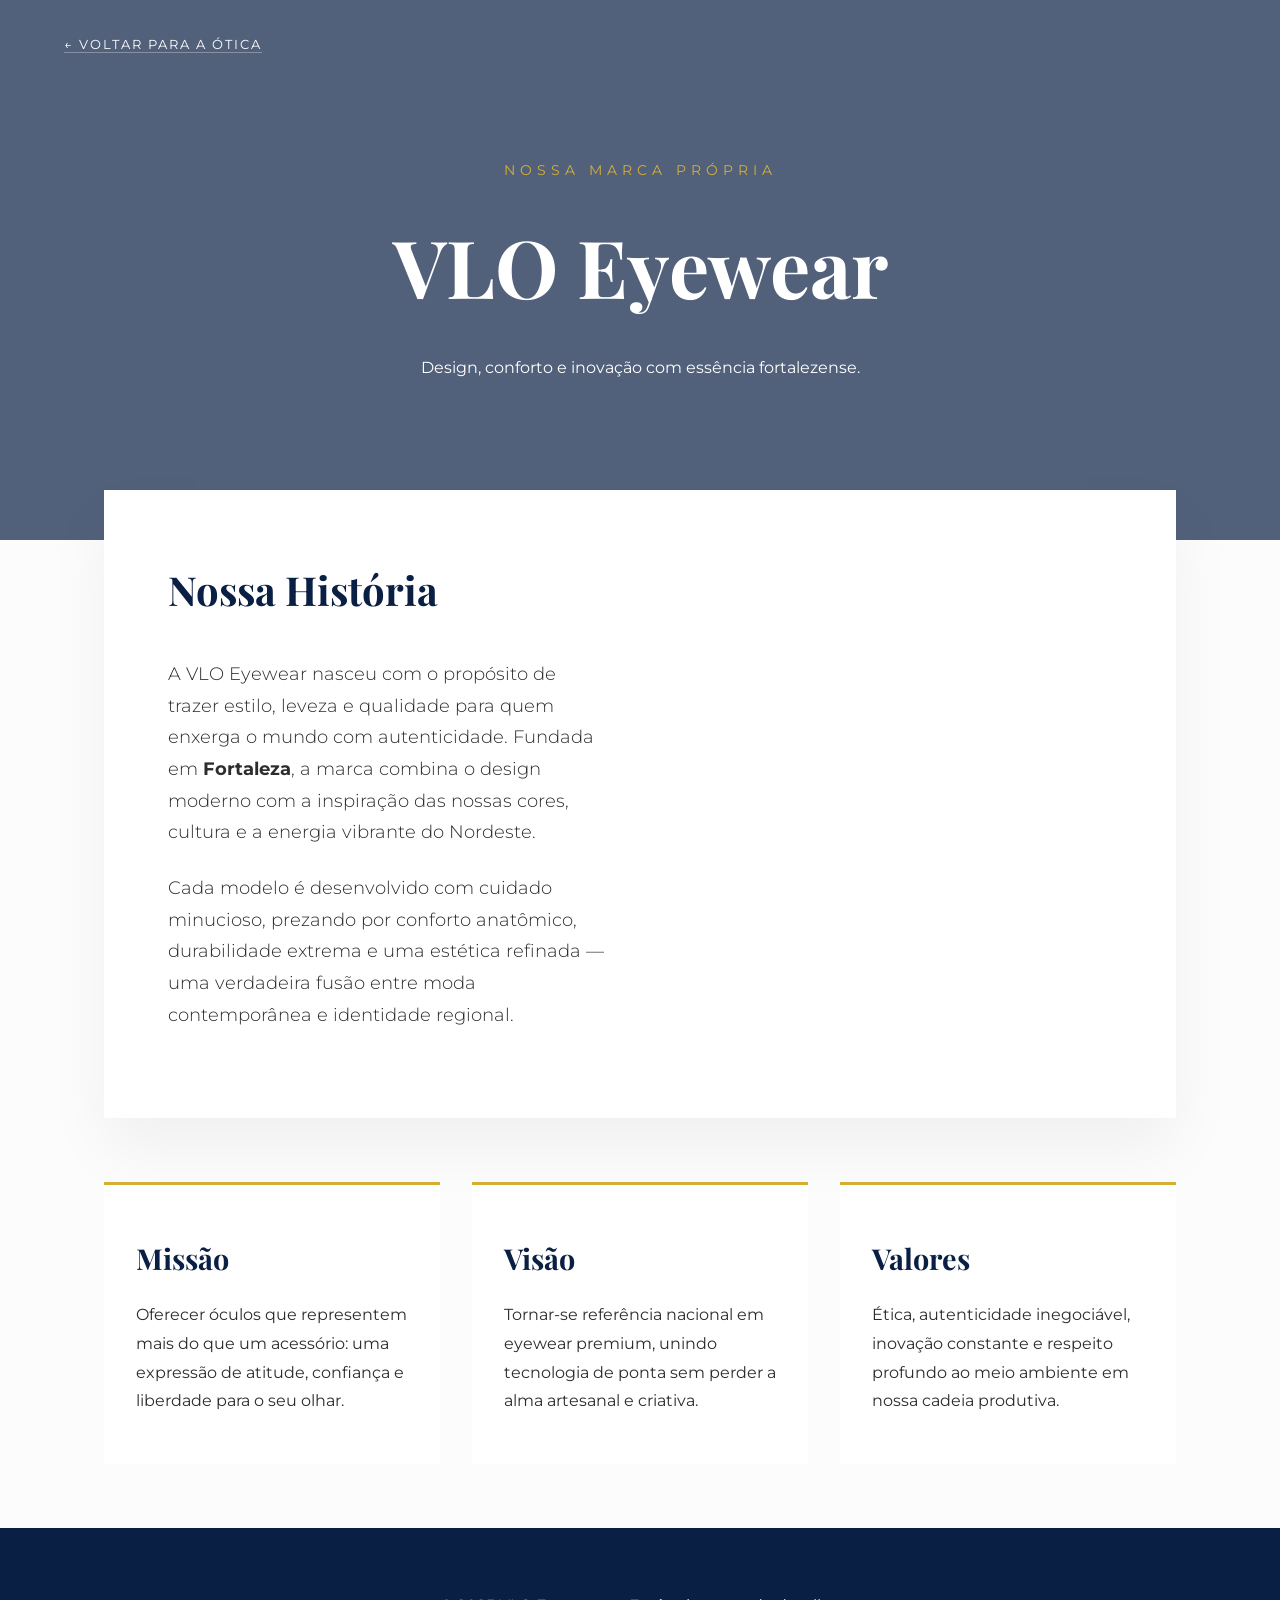
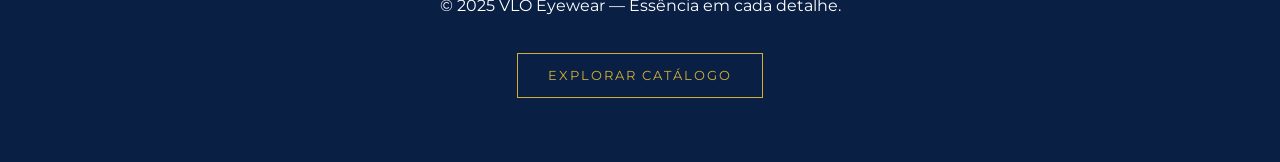
<file: vlo-eyewear.html>
<!DOCTYPE html>
<html lang="pt-BR">
<head>
  <meta charset="UTF-8" />
  <meta name="viewport" content="width=device-width, initial-scale=1.0" />
  <meta name="description" content="Conheça a história, missão e os valores da VLO Eyewear, a marca que une o design moderno à essência de Fortaleza.">
  <title>VLO Eyewear | Nossa Essência</title>

  <link href="https://fonts.googleapis.com/css2?family=Montserrat:wght@300;400;600&family=Playfair+Display:wght@700;900&display=swap" rel="stylesheet">

  <link rel="stylesheet" href="vlo-eyewear.css" />
</head>
<body>

  <nav class="back-nav">
    <a href="index.html">← Voltar para a Ótica</a>
  </nav>

  <header class="hero-vlo">
    <div class="hero-content">
      <span class="subtitle">Nossa Marca Própria</span>
      <h1>VLO Eyewear</h1>
      <p>Design, conforto e inovação com essência fortalezense.</p>
    </div>
  </header>

  <main class="vlo-container">

    <section class="vlo-section story">
      <div class="text-content">
        <h2>Nossa História</h2>
        <p>
          A VLO Eyewear nasceu com o propósito de trazer estilo, leveza e qualidade para quem enxerga o mundo com autenticidade. 
          Fundada em <strong>Fortaleza</strong>, a marca combina o design moderno com a inspiração das nossas cores, cultura e a energia vibrante do Nordeste.
        </p>
        <p>
          Cada modelo é desenvolvido com cuidado minucioso, prezando por conforto anatômico, durabilidade extrema e uma estética refinada — uma verdadeira fusão entre moda contemporânea e identidade regional.
        </p>
      </div>
      <div class="image-placeholder">
         </div>
    </section>

    <section class="vlo-grid">
      <div class="grid-card">
        <h3>Missão</h3>
        <p>Oferecer óculos que representem mais do que um acessório: uma expressão de atitude, confiança e liberdade para o seu olhar.</p>
      </div>

      <div class="grid-card">
        <h3>Visão</h3>
        <p>Tornar-se referência nacional em eyewear premium, unindo tecnologia de ponta sem perder a alma artesanal e criativa.</p>
      </div>

      <div class="grid-card">
        <h3>Valores</h3>
        <p>Ética, autenticidade inegociável, inovação constante e respeito profundo ao meio ambiente em nossa cadeia produtiva.</p>
      </div>
    </section>

  </main>

  <footer class="vlo-footer">
    <p>&copy; 2025 VLO Eyewear — Essência em cada detalhe.</p>
    <a href="index.html" class="btn-minimal">Explorar Catálogo</a>
  </footer>

</body>
</html>
</file>
<file: vlo-eyewear.css>
/* Variáveis consistentes com a marca */
:root {
    --azul-intenso: #0a1f44;
    --dourado-acento: #d4af37;
    --texto-principal: #2c2c2c;
    --fundo-offwhite: #fcfcfc;
}

* {
    margin: 0;
    padding: 0;
    box-sizing: border-box;
}

body {
    font-family: 'Montserrat', sans-serif;
    color: var(--texto-principal);
    background-color: var(--fundo-offwhite);
    line-height: 1.8;
}

/* Navegação de Volta */
.back-nav {
    position: absolute;
    top: 30px;
    left: 5%;
    z-index: 10;
}

.back-nav a {
    color: white;
    text-decoration: none;
    font-size: 0.8rem;
    text-transform: uppercase;
    letter-spacing: 2px;
    border-bottom: 1px solid rgba(255,255,255,0.3);
    transition: all 0.3s;
}

.back-nav a:hover {
    color: var(--dourado-acento);
    border-color: var(--dourado-acento);
}

/* Hero Section */
.hero-vlo {
    height: 60vh;
    background: linear-gradient(rgba(10, 31, 68, 0.7), rgba(10, 31, 68, 0.7)), 
                url('https://images.unsplash.com/photo-1511499767150-a48a237f0083?q=80&w=2080&auto=format&fit=crop') center/cover;
    display: flex;
    align-items: center;
    justify-content: center;
    text-align: center;
    color: white;
}

.hero-vlo .subtitle {
    display: block;
    text-transform: uppercase;
    letter-spacing: 5px;
    font-size: 0.9rem;
    margin-bottom: 10px;
    color: var(--dourado-acento);
}

.hero-vlo h1 {
    font-family: 'Playfair Display', serif;
    font-size: clamp(3rem, 8vw, 5rem);
    margin-bottom: 1rem;
}

/* Layout do Conteúdo */
.vlo-container {
    max-width: 1200px;
    margin: -50px auto 0; /* Sobe um pouco sobre o hero */
    padding: 0 5%;
}

.story {
    background: white;
    padding: 4rem;
    box-shadow: 0 30px 60px rgba(0,0,0,0.05);
    display: grid;
    grid-template-columns: 1fr 1fr;
    gap: 4rem;
    align-items: center;
}

.story h2 {
    font-family: 'Playfair Display', serif;
    font-size: 2.5rem;
    margin-bottom: 2rem;
    color: var(--azul-intenso);
}

.story p {
    margin-bottom: 1.5rem;
    font-size: 1.1rem;
    font-weight: 300;
}

.image-placeholder {
    background: #eee;
    height: 400px;
    width: 100%;
    background: url('https://images.unsplash.com/photo-1508243629442-96c0d1e6d61d?q=80&w=2070&auto=format&fit=crop') center/cover;
}

/* Grid de Missão/Visão/Valores */
.vlo-grid {
    display: grid;
    grid-template-columns: repeat(auto-fit, minmax(300px, 1fr));
    gap: 2rem;
    margin: 4rem 0;
}

.grid-card {
    padding: 3rem 2rem;
    background: white;
    border-top: 3px solid var(--dourado-acento);
    transition: transform 0.3s;
}

.grid-card:hover {
    transform: translateY(-10px);
}

.grid-card h3 {
    font-family: 'Playfair Display', serif;
    font-size: 1.8rem;
    margin-bottom: 1rem;
    color: var(--azul-intenso);
}

/* Footer */
.vlo-footer {
    padding: 4rem 5%;
    background: var(--azul-intenso);
    color: white;
    text-align: center;
}

.btn-minimal {
    display: inline-block;
    margin-top: 2rem;
    color: var(--dourado-acento);
    text-decoration: none;
    border: 1px solid var(--dourado-acento);
    padding: 10px 30px;
    text-transform: uppercase;
    font-size: 0.8rem;
    letter-spacing: 2px;
    transition: all 0.3s;
}

.btn-minimal:hover {
    background: var(--dourado-acento);
    color: white;
}

/* Responsividade */
@media (max-width: 768px) {
    .story {
        grid-template-columns: 1fr;
        padding: 2rem;
    }
    .hero-vlo h1 { font-size: 3rem; }
}
</file>
